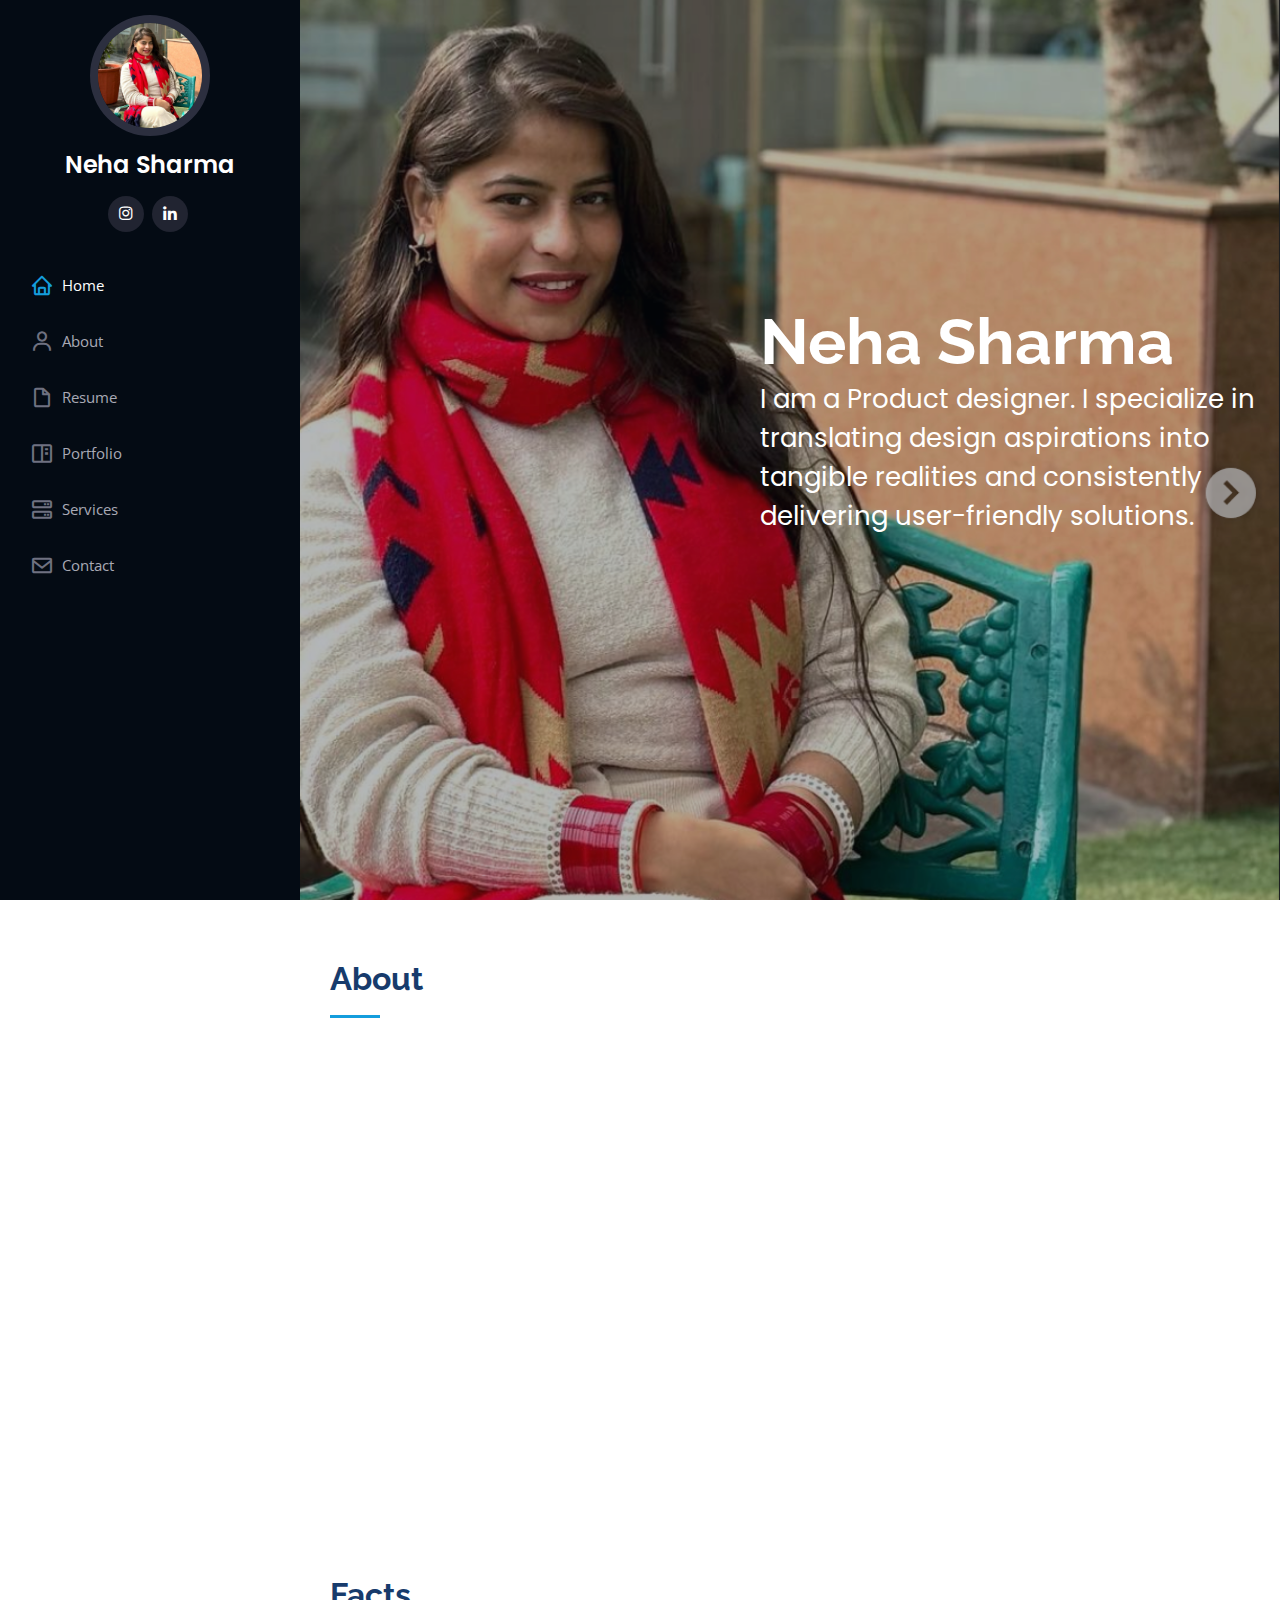
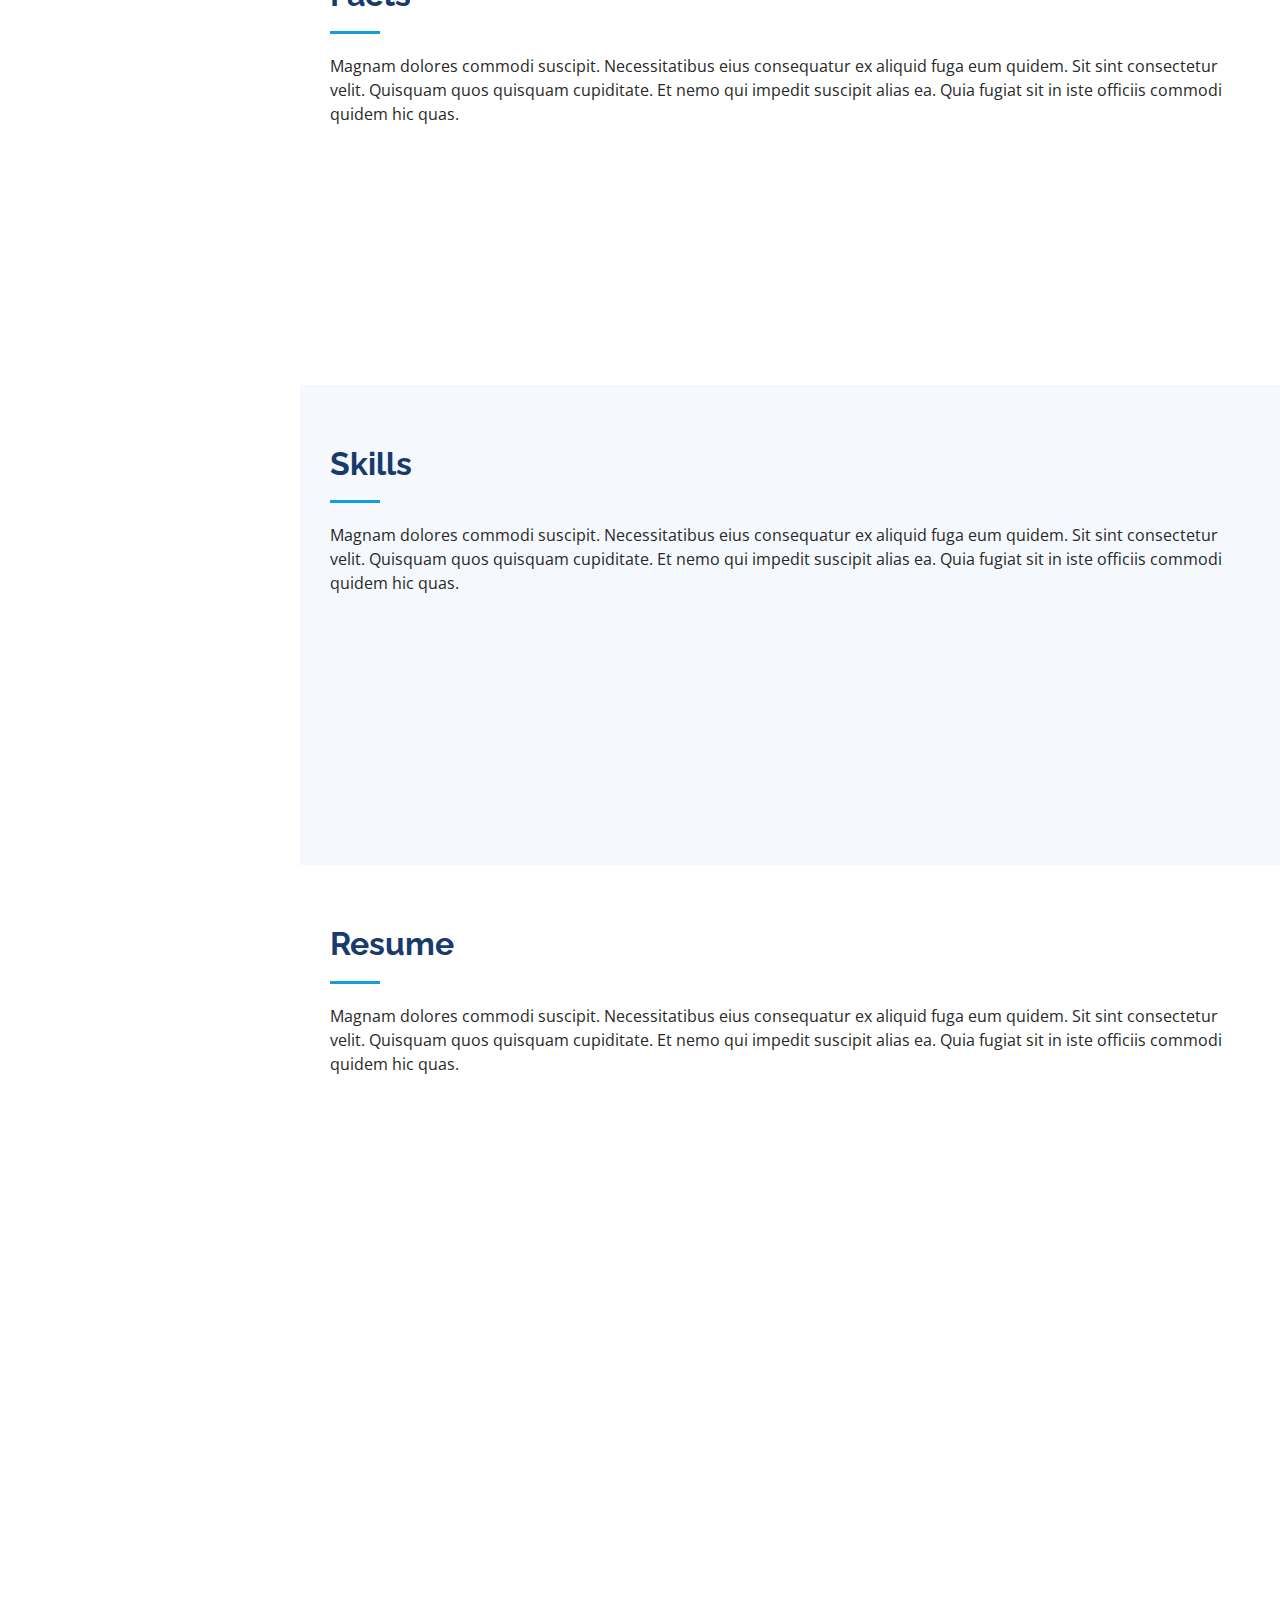
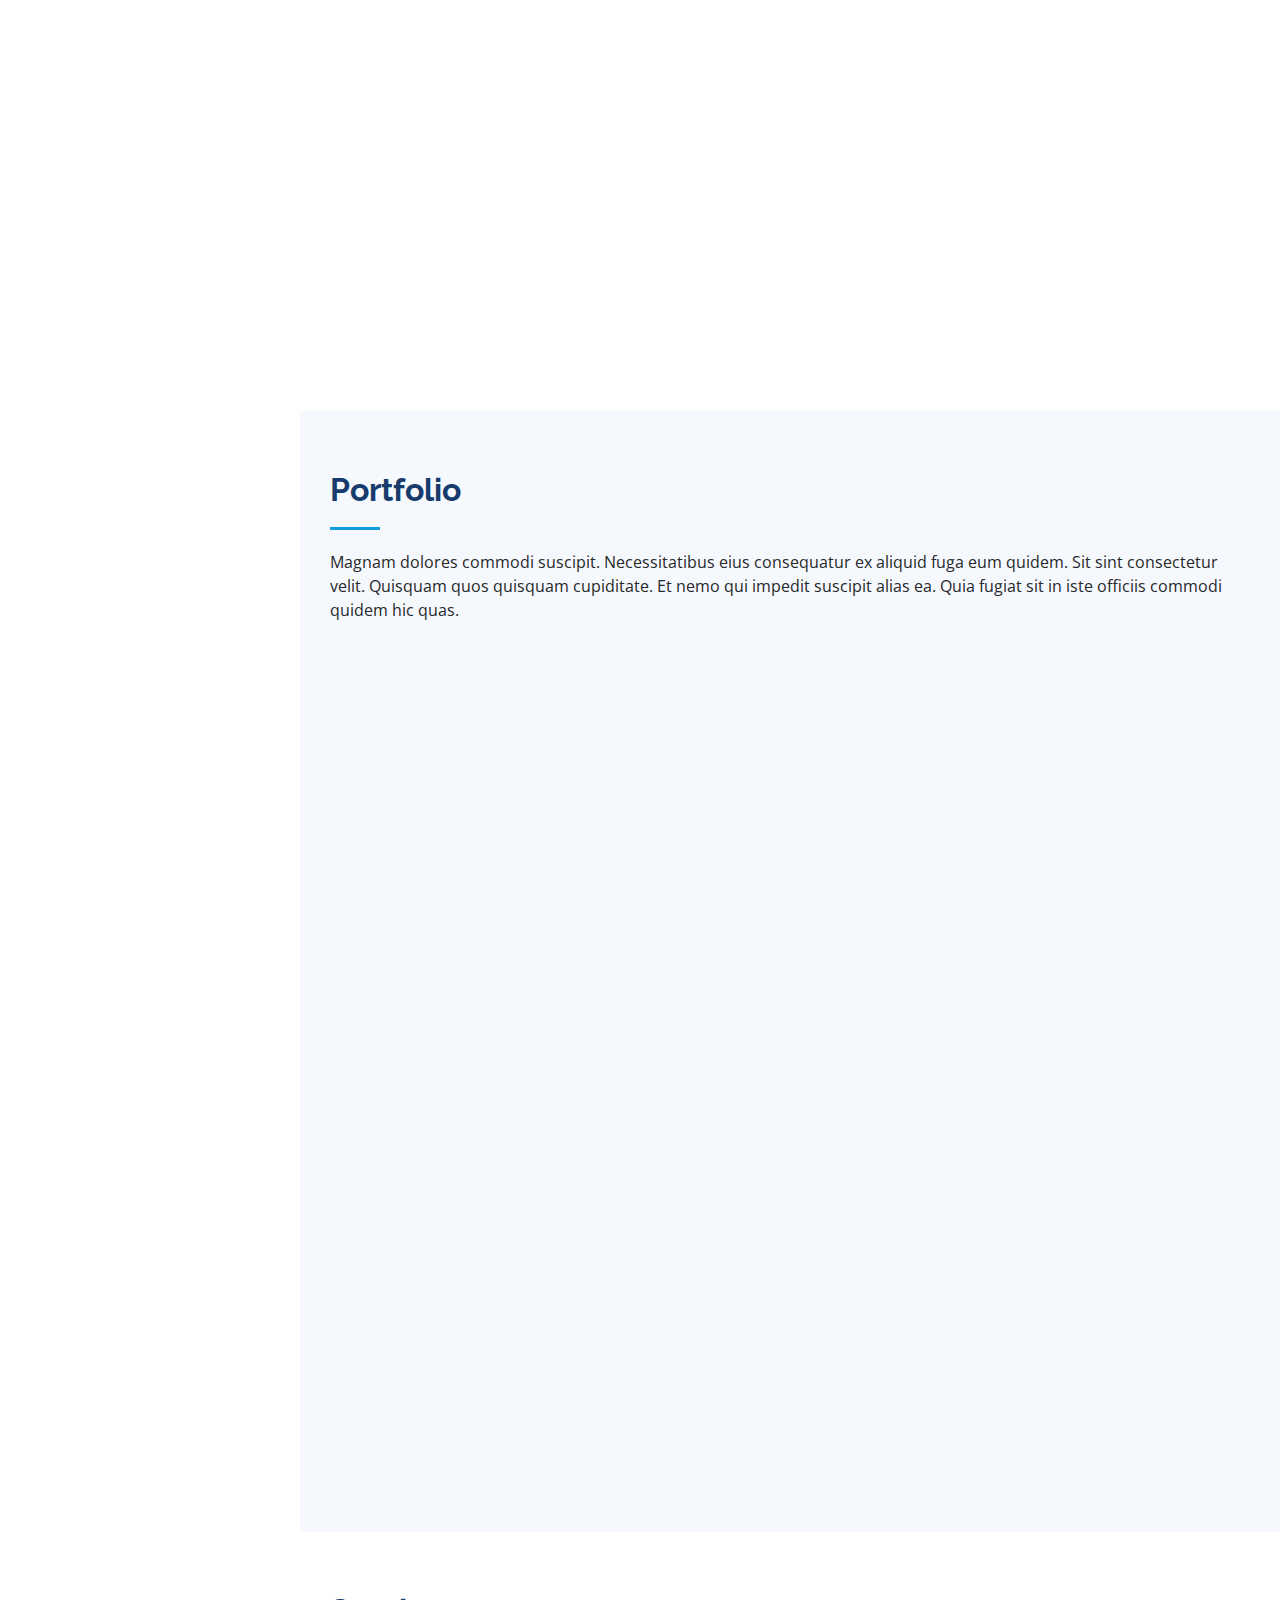
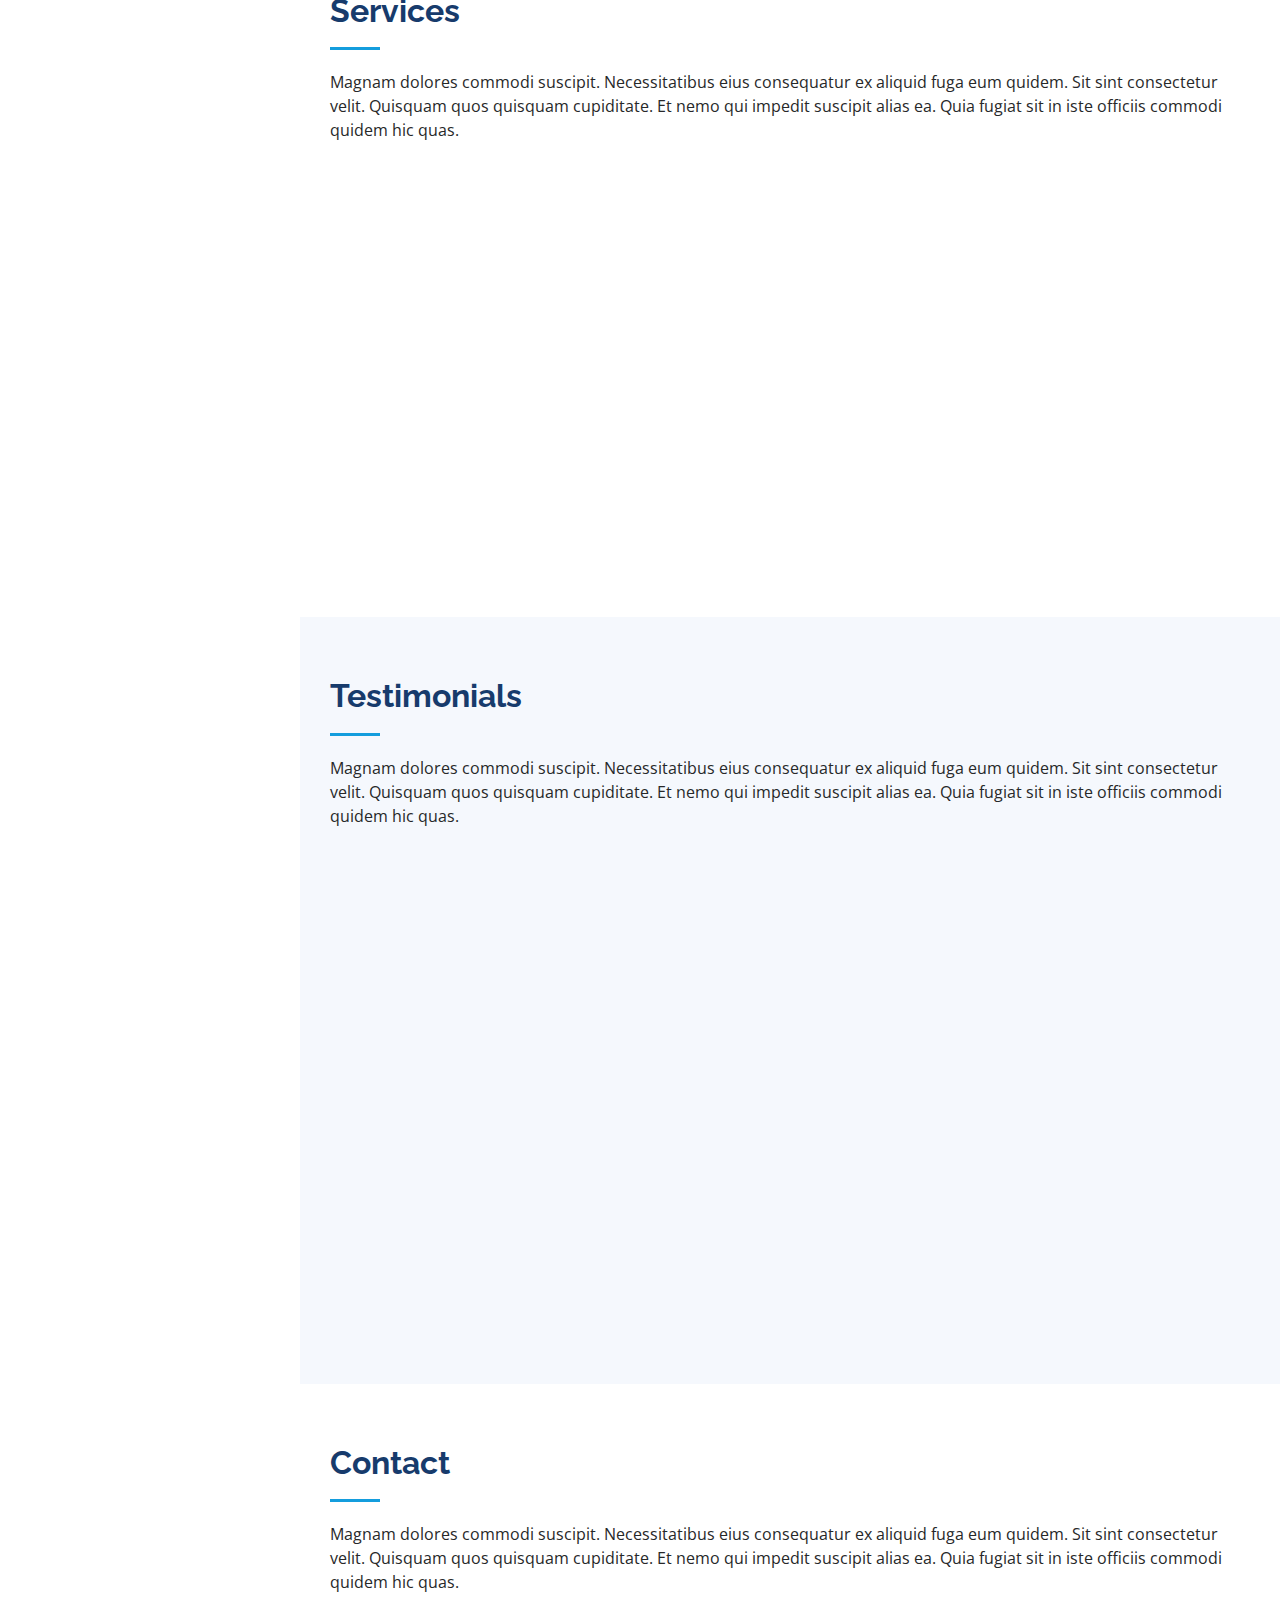
<file: index.html>
<!DOCTYPE html>
<html lang="en">

<head>
  <meta charset="utf-8">
  <meta content="width=device-width, initial-scale=1.0" name="viewport">
  <title>Neha Sharma</title>
  <link rel="icon" href="" type="image/x-icon">
  <meta content="" name="description">
  <meta content="" name="keywords">
  <link href="https://fonts.googleapis.com/css?family=Open+Sans:300,300i,400,400i,600,600i,700,700i|Raleway:300,300i,400,400i,500,500i,600,600i,700,700i|Poppins:300,300i,400,400i,500,500i,600,600i,700,700i" rel="stylesheet">
  <link href="assets/vendor/aos/aos.css" rel="stylesheet">
  <link href="assets/vendor/bootstrap/css/bootstrap.min.css" rel="stylesheet">
  <link href="assets/vendor/bootstrap-icons/bootstrap-icons.css" rel="stylesheet">
  <link href="assets/vendor/boxicons/css/boxicons.min.css" rel="stylesheet">
  <link href="assets/vendor/glightbox/css/glightbox.min.css" rel="stylesheet">
  <link href="assets/vendor/swiper/swiper-bundle.min.css" rel="stylesheet">
  <link href="assets/css/style.css" rel="stylesheet">
</head>

<body>
  <i class="bi bi-list mobile-nav-toggle d-xl-none"></i>
  <header id="header">
    <div class="d-flex flex-column">
      <div class="profile">
        <img src="assets/img/profile-img.png" alt="" class="img-fluid rounded-circle">
        <h1 class="text-light"><a href="index.html">Neha Sharma</a></h1>
        <div class="social-links mt-3 text-center">
          <a href="https://www.instagram.com/_ns_neha/" target="_blank" class="instagram"><i class="bx bxl-instagram"></i></a>
          <a href="https://www.linkedin.com/in/neha-sharma-4797171a1/" class="linkedin" target="_blank"><i class="bx bxl-linkedin"></i></a>
        </div>
      </div>

      <nav id="navbar" class="nav-menu navbar">
        <ul>
          <li><a href="#hero" class="nav-link scrollto active"><i class="bx bx-home"></i> <span>Home</span></a></li>
          <li><a href="#about" class="nav-link scrollto"><i class="bx bx-user"></i> <span>About</span></a></li>
          <li><a href="#resume" class="nav-link scrollto"><i class="bx bx-file-blank"></i> <span>Resume</span></a></li>
          <li><a href="#portfolio" class="nav-link scrollto"><i class="bx bx-book-content"></i> <span>Portfolio</span></a></li>
          <li><a href="#services" class="nav-link scrollto"><i class="bx bx-server"></i> <span>Services</span></a></li>
          <li><a href="#contact" class="nav-link scrollto"><i class="bx bx-envelope"></i> <span>Contact</span></a></li>
        </ul>
      </nav>
    </div>
  </header>
  <section id="hero" class="d-flex flex-column justify-content-center align-items-end">
    <div class="hero-container" data-aos="fade-in">
      <h1>Neha Sharma</h1>
      <p>I am a Product designer. I specialize in translating design aspirations into tangible realities and consistently delivering user-friendly solutions.<span></span></p>
    </div>
  </section>

  <main id="main">
    <section id="about" class="about">
      <div class="container">

        <div class="section-title">
          <h2>About</h2>
        </div>

        <div class="row">
          <div class="col-lg-4" data-aos="fade-right">
            <img src="assets/img/profile-img.png" class="img-fluid" alt="">
          </div>
          <div class="col-lg-8 pt-4 pt-lg-0 content" data-aos="fade-left">
            <h3>UI/UX &amp; Product Designer</h3>
            <div class="row">
              <div class="col-lg-4">
                <ul>
                  <li><i class="bi bi-chevron-right"></i> <strong>Birthday:</strong> <span>8 Februray</span></li>
                  <li><i class="bi bi-chevron-right"></i> <strong>Phone:</strong> <span>9873767414</span></li>
                  <li><i class="bi bi-chevron-right"></i> <strong>City:</strong> <span>New Delhi ,India</span></li>
                </ul>
              </div>
              <div class="col-lg-8">
                <ul>
                  <li><i class="bi bi-chevron-right"></i> <strong>Age:</strong> <span>30</span></li>
                  <li><i class="bi bi-chevron-right"></i> <strong>Degree:</strong> <span>Diploma of Animations, Video Graphics</span></li>
                  <li><i class="bi bi-chevron-right"></i> <strong>Email:</strong> <span>ns666797@gmail.com</span></li>
                </ul>
              </div>
            </div>
            <p>
              I am an experienced product designer with three years of expertise, and my focus revolves around user-centered design and design thinking. I specialize in translating design aspirations into tangible realities and consistently delivering user-friendly solutions.I collaborate closely with product managers and developers to enhance communication and deliver high-quality mock-ups for both web and mobile applications. Let's work together to turn your design vision into reality.
            </p>
          </div>
        </div>

      </div>
    </section><!-- End About Section -->

    <!-- ======= Facts Section ======= -->
    <section id="facts" class="facts">
      <div class="container">

        <div class="section-title">
          <h2>Facts</h2>
          <p>Magnam dolores commodi suscipit. Necessitatibus eius consequatur ex aliquid fuga eum quidem. Sit sint consectetur velit. Quisquam quos quisquam cupiditate. Et nemo qui impedit suscipit alias ea. Quia fugiat sit in iste officiis commodi quidem hic quas.</p>
        </div>

        <div class="row no-gutters">

          <div class="col-lg-3 col-md-6 d-md-flex align-items-md-stretch" data-aos="fade-up">
            <div class="count-box">
              <i class="bi bi-emoji-smile"></i>
              <span data-purecounter-start="0" data-purecounter-end="232" data-purecounter-duration="1" class="purecounter"></span>
              <p><strong>Happy Clients</strong> consequuntur quae</p>
            </div>
          </div>

          <div class="col-lg-3 col-md-6 d-md-flex align-items-md-stretch" data-aos="fade-up" data-aos-delay="100">
            <div class="count-box">
              <i class="bi bi-journal-richtext"></i>
              <span data-purecounter-start="0" data-purecounter-end="521" data-purecounter-duration="1" class="purecounter"></span>
              <p><strong>Projects</strong> adipisci atque cum quia aut</p>
            </div>
          </div>

          <div class="col-lg-3 col-md-6 d-md-flex align-items-md-stretch" data-aos="fade-up" data-aos-delay="200">
            <div class="count-box">
              <i class="bi bi-headset"></i>
              <span data-purecounter-start="0" data-purecounter-end="1453" data-purecounter-duration="1" class="purecounter"></span>
              <p><strong>Hours Of Support</strong> aut commodi quaerat</p>
            </div>
          </div>

          <div class="col-lg-3 col-md-6 d-md-flex align-items-md-stretch" data-aos="fade-up" data-aos-delay="300">
            <div class="count-box">
              <i class="bi bi-people"></i>
              <span data-purecounter-start="0" data-purecounter-end="32" data-purecounter-duration="1" class="purecounter"></span>
              <p><strong>Hard Workers</strong> rerum asperiores dolor</p>
            </div>
          </div>

        </div>

      </div>
    </section><!-- End Facts Section -->

    <!-- ======= Skills Section ======= -->
    <section id="skills" class="skills section-bg">
      <div class="container">

        <div class="section-title">
          <h2>Skills</h2>
          <p>Magnam dolores commodi suscipit. Necessitatibus eius consequatur ex aliquid fuga eum quidem. Sit sint consectetur velit. Quisquam quos quisquam cupiditate. Et nemo qui impedit suscipit alias ea. Quia fugiat sit in iste officiis commodi quidem hic quas.</p>
        </div>

        <div class="row skills-content">

          <div class="col-lg-6" data-aos="fade-up">

            <div class="progress">
              <span class="skill">HTML <i class="val">100%</i></span>
              <div class="progress-bar-wrap">
                <div class="progress-bar" role="progressbar" aria-valuenow="100" aria-valuemin="0" aria-valuemax="100"></div>
              </div>
            </div>

            <div class="progress">
              <span class="skill">CSS <i class="val">90%</i></span>
              <div class="progress-bar-wrap">
                <div class="progress-bar" role="progressbar" aria-valuenow="90" aria-valuemin="0" aria-valuemax="100"></div>
              </div>
            </div>

            <div class="progress">
              <span class="skill">JavaScript <i class="val">75%</i></span>
              <div class="progress-bar-wrap">
                <div class="progress-bar" role="progressbar" aria-valuenow="75" aria-valuemin="0" aria-valuemax="100"></div>
              </div>
            </div>

          </div>

          <div class="col-lg-6" data-aos="fade-up" data-aos-delay="100">

            <div class="progress">
              <span class="skill">PHP <i class="val">80%</i></span>
              <div class="progress-bar-wrap">
                <div class="progress-bar" role="progressbar" aria-valuenow="80" aria-valuemin="0" aria-valuemax="100"></div>
              </div>
            </div>

            <div class="progress">
              <span class="skill">WordPress/CMS <i class="val">90%</i></span>
              <div class="progress-bar-wrap">
                <div class="progress-bar" role="progressbar" aria-valuenow="90" aria-valuemin="0" aria-valuemax="100"></div>
              </div>
            </div>

            <div class="progress">
              <span class="skill">Photoshop <i class="val">55%</i></span>
              <div class="progress-bar-wrap">
                <div class="progress-bar" role="progressbar" aria-valuenow="55" aria-valuemin="0" aria-valuemax="100"></div>
              </div>
            </div>

          </div>

        </div>

      </div>
    </section><!-- End Skills Section -->

    <!-- ======= Resume Section ======= -->
    <section id="resume" class="resume">
      <div class="container">

        <div class="section-title">
          <h2>Resume</h2>
          <p>Magnam dolores commodi suscipit. Necessitatibus eius consequatur ex aliquid fuga eum quidem. Sit sint consectetur velit. Quisquam quos quisquam cupiditate. Et nemo qui impedit suscipit alias ea. Quia fugiat sit in iste officiis commodi quidem hic quas.</p>
        </div>

        <div class="row">
          <div class="col-lg-6" data-aos="fade-up">
            <h3 class="resume-title">Sumary</h3>
            <div class="resume-item pb-0">
              <h4>Alex Smith</h4>
              <p><em>Innovative and deadline-driven Graphic Designer with 3+ years of experience designing and developing user-centered digital/print marketing material from initial concept to final, polished deliverable.</em></p>
              <ul>
                <li>Portland par 127,Orlando, FL</li>
                <li>(123) 456-7891</li>
                <li>alice.barkley@example.com</li>
              </ul>
            </div>

            <h3 class="resume-title">Education</h3>
            <div class="resume-item">
              <h4>Master of Fine Arts &amp; Graphic Design</h4>
              <h5>2015 - 2016</h5>
              <p><em>Rochester Institute of Technology, Rochester, NY</em></p>
              <p>Qui deserunt veniam. Et sed aliquam labore tempore sed quisquam iusto autem sit. Ea vero voluptatum qui ut dignissimos deleniti nerada porti sand markend</p>
            </div>
            <div class="resume-item">
              <h4>Bachelor of Fine Arts &amp; Graphic Design</h4>
              <h5>2010 - 2014</h5>
              <p><em>Rochester Institute of Technology, Rochester, NY</em></p>
              <p>Quia nobis sequi est occaecati aut. Repudiandae et iusto quae reiciendis et quis Eius vel ratione eius unde vitae rerum voluptates asperiores voluptatem Earum molestiae consequatur neque etlon sader mart dila</p>
            </div>
          </div>
          <div class="col-lg-6" data-aos="fade-up" data-aos-delay="100">
            <h3 class="resume-title">Professional Experience</h3>
            <div class="resume-item">
              <h4>Senior graphic design specialist</h4>
              <h5>2019 - Present</h5>
              <p><em>Experion, New York, NY </em></p>
              <ul>
                <li>Lead in the design, development, and implementation of the graphic, layout, and production communication materials</li>
                <li>Delegate tasks to the 7 members of the design team and provide counsel on all aspects of the project. </li>
                <li>Supervise the assessment of all graphic materials in order to ensure quality and accuracy of the design</li>
                <li>Oversee the efficient use of production project budgets ranging from $2,000 - $25,000</li>
              </ul>
            </div>
            <div class="resume-item">
              <h4>Graphic design specialist</h4>
              <h5>2017 - 2018</h5>
              <p><em>Stepping Stone Advertising, New York, NY</em></p>
              <ul>
                <li>Developed numerous marketing programs (logos, brochures,infographics, presentations, and advertisements).</li>
                <li>Managed up to 5 projects or tasks at a given time while under pressure</li>
                <li>Recommended and consulted with clients on the most appropriate graphic design</li>
                <li>Created 4+ design presentations and proposals a month for clients and account managers</li>
              </ul>
            </div>
          </div>
        </div>

      </div>
    </section><!-- End Resume Section -->

    <!-- ======= Portfolio Section ======= -->
    <section id="portfolio" class="portfolio section-bg">
      <div class="container">

        <div class="section-title">
          <h2>Portfolio</h2>
          <p>Magnam dolores commodi suscipit. Necessitatibus eius consequatur ex aliquid fuga eum quidem. Sit sint consectetur velit. Quisquam quos quisquam cupiditate. Et nemo qui impedit suscipit alias ea. Quia fugiat sit in iste officiis commodi quidem hic quas.</p>
        </div>

        <div class="row" data-aos="fade-up">
          <div class="col-lg-12 d-flex justify-content-center">
            <ul id="portfolio-flters">
              <li data-filter="*" class="filter-active">All</li>
              <li data-filter=".filter-app">App</li>
              <li data-filter=".filter-card">Card</li>
              <li data-filter=".filter-web">Web</li>
            </ul>
          </div>
        </div>

        <div class="row portfolio-container" data-aos="fade-up" data-aos-delay="100">

          <div class="col-lg-4 col-md-6 portfolio-item filter-app">
            <div class="portfolio-wrap">
              <img src="assets/img/portfolio/portfolio-1.jpg" class="img-fluid" alt="">
              <div class="portfolio-links">
                <a href="assets/img/portfolio/portfolio-1.jpg" data-gallery="portfolioGallery" class="portfolio-lightbox" title="App 1"><i class="bx bx-plus"></i></a>
                <a href="portfolio-details.html" title="More Details"><i class="bx bx-link"></i></a>
              </div>
            </div>
          </div>

          <div class="col-lg-4 col-md-6 portfolio-item filter-web">
            <div class="portfolio-wrap">
              <img src="assets/img/portfolio/portfolio-2.jpg" class="img-fluid" alt="">
              <div class="portfolio-links">
                <a href="assets/img/portfolio/portfolio-2.jpg" data-gallery="portfolioGallery" class="portfolio-lightbox" title="Web 3"><i class="bx bx-plus"></i></a>
                <a href="portfolio-details.html" title="More Details"><i class="bx bx-link"></i></a>
              </div>
            </div>
          </div>

          <div class="col-lg-4 col-md-6 portfolio-item filter-app">
            <div class="portfolio-wrap">
              <img src="assets/img/portfolio/portfolio-3.jpg" class="img-fluid" alt="">
              <div class="portfolio-links">
                <a href="assets/img/portfolio/portfolio-3.jpg" data-gallery="portfolioGallery" class="portfolio-lightbox" title="App 2"><i class="bx bx-plus"></i></a>
                <a href="portfolio-details.html" title="More Details"><i class="bx bx-link"></i></a>
              </div>
            </div>
          </div>

          <div class="col-lg-4 col-md-6 portfolio-item filter-card">
            <div class="portfolio-wrap">
              <img src="assets/img/portfolio/portfolio-4.jpg" class="img-fluid" alt="">
              <div class="portfolio-links">
                <a href="assets/img/portfolio/portfolio-4.jpg" data-gallery="portfolioGallery" class="portfolio-lightbox" title="Card 2"><i class="bx bx-plus"></i></a>
                <a href="portfolio-details.html" title="More Details"><i class="bx bx-link"></i></a>
              </div>
            </div>
          </div>

          <div class="col-lg-4 col-md-6 portfolio-item filter-web">
            <div class="portfolio-wrap">
              <img src="assets/img/portfolio/portfolio-5.jpg" class="img-fluid" alt="">
              <div class="portfolio-links">
                <a href="assets/img/portfolio/portfolio-5.jpg" data-gallery="portfolioGallery" class="portfolio-lightbox" title="Web 2"><i class="bx bx-plus"></i></a>
                <a href="portfolio-details.html" title="More Details"><i class="bx bx-link"></i></a>
              </div>
            </div>
          </div>

          <div class="col-lg-4 col-md-6 portfolio-item filter-app">
            <div class="portfolio-wrap">
              <img src="assets/img/portfolio/portfolio-6.jpg" class="img-fluid" alt="">
              <div class="portfolio-links">
                <a href="assets/img/portfolio/portfolio-6.jpg" data-gallery="portfolioGallery" class="portfolio-lightbox" title="App 3"><i class="bx bx-plus"></i></a>
                <a href="portfolio-details.html" title="More Details"><i class="bx bx-link"></i></a>
              </div>
            </div>
          </div>

          <div class="col-lg-4 col-md-6 portfolio-item filter-card">
            <div class="portfolio-wrap">
              <img src="assets/img/portfolio/portfolio-7.jpg" class="img-fluid" alt="">
              <div class="portfolio-links">
                <a href="assets/img/portfolio/portfolio-7.jpg" data-gallery="portfolioGallery" class="portfolio-lightbox" title="Card 1"><i class="bx bx-plus"></i></a>
                <a href="portfolio-details.html" title="More Details"><i class="bx bx-link"></i></a>
              </div>
            </div>
          </div>

          <div class="col-lg-4 col-md-6 portfolio-item filter-card">
            <div class="portfolio-wrap">
              <img src="assets/img/portfolio/portfolio-8.jpg" class="img-fluid" alt="">
              <div class="portfolio-links">
                <a href="assets/img/portfolio/portfolio-8.jpg" data-gallery="portfolioGallery" class="portfolio-lightbox" title="Card 3"><i class="bx bx-plus"></i></a>
                <a href="portfolio-details.html" title="More Details"><i class="bx bx-link"></i></a>
              </div>
            </div>
          </div>

          <div class="col-lg-4 col-md-6 portfolio-item filter-web">
            <div class="portfolio-wrap">
              <img src="assets/img/portfolio/portfolio-9.jpg" class="img-fluid" alt="">
              <div class="portfolio-links">
                <a href="assets/img/portfolio/portfolio-9.jpg" data-gallery="portfolioGallery" class="portfolio-lightbox" title="Web 3"><i class="bx bx-plus"></i></a>
                <a href="portfolio-details.html" title="More Details"><i class="bx bx-link"></i></a>
              </div>
            </div>
          </div>

        </div>

      </div>
    </section><!-- End Portfolio Section -->

    <!-- ======= Services Section ======= -->
    <section id="services" class="services">
      <div class="container">

        <div class="section-title">
          <h2>Services</h2>
          <p>Magnam dolores commodi suscipit. Necessitatibus eius consequatur ex aliquid fuga eum quidem. Sit sint consectetur velit. Quisquam quos quisquam cupiditate. Et nemo qui impedit suscipit alias ea. Quia fugiat sit in iste officiis commodi quidem hic quas.</p>
        </div>

        <div class="row">
          <div class="col-lg-4 col-md-6 icon-box" data-aos="fade-up">
            <div class="icon"><i class="bi bi-briefcase"></i></div>
            <h4 class="title"><a href="">Lorem Ipsum</a></h4>
            <p class="description">Voluptatum deleniti atque corrupti quos dolores et quas molestias excepturi sint occaecati cupiditate non provident</p>
          </div>
          <div class="col-lg-4 col-md-6 icon-box" data-aos="fade-up" data-aos-delay="100">
            <div class="icon"><i class="bi bi-card-checklist"></i></div>
            <h4 class="title"><a href="">Dolor Sitema</a></h4>
            <p class="description">Minim veniam, quis nostrud exercitation ullamco laboris nisi ut aliquip ex ea commodo consequat tarad limino ata</p>
          </div>
          <div class="col-lg-4 col-md-6 icon-box" data-aos="fade-up" data-aos-delay="200">
            <div class="icon"><i class="bi bi-bar-chart"></i></div>
            <h4 class="title"><a href="">Sed ut perspiciatis</a></h4>
            <p class="description">Duis aute irure dolor in reprehenderit in voluptate velit esse cillum dolore eu fugiat nulla pariatur</p>
          </div>
          <div class="col-lg-4 col-md-6 icon-box" data-aos="fade-up" data-aos-delay="300">
            <div class="icon"><i class="bi bi-binoculars"></i></div>
            <h4 class="title"><a href="">Magni Dolores</a></h4>
            <p class="description">Excepteur sint occaecat cupidatat non proident, sunt in culpa qui officia deserunt mollit anim id est laborum</p>
          </div>
          <div class="col-lg-4 col-md-6 icon-box" data-aos="fade-up" data-aos-delay="400">
            <div class="icon"><i class="bi bi-brightness-high"></i></div>
            <h4 class="title"><a href="">Nemo Enim</a></h4>
            <p class="description">At vero eos et accusamus et iusto odio dignissimos ducimus qui blanditiis praesentium voluptatum deleniti atque</p>
          </div>
          <div class="col-lg-4 col-md-6 icon-box" data-aos="fade-up" data-aos-delay="500">
            <div class="icon"><i class="bi bi-calendar4-week"></i></div>
            <h4 class="title"><a href="">Eiusmod Tempor</a></h4>
            <p class="description">Et harum quidem rerum facilis est et expedita distinctio. Nam libero tempore, cum soluta nobis est eligendi</p>
          </div>
        </div>

      </div>
    </section><!-- End Services Section -->

    <!-- ======= Testimonials Section ======= -->
    <section id="testimonials" class="testimonials section-bg">
      <div class="container">

        <div class="section-title">
          <h2>Testimonials</h2>
          <p>Magnam dolores commodi suscipit. Necessitatibus eius consequatur ex aliquid fuga eum quidem. Sit sint consectetur velit. Quisquam quos quisquam cupiditate. Et nemo qui impedit suscipit alias ea. Quia fugiat sit in iste officiis commodi quidem hic quas.</p>
        </div>

        <div class="testimonials-slider swiper" data-aos="fade-up" data-aos-delay="100">
          <div class="swiper-wrapper">

            <div class="swiper-slide">
              <div class="testimonial-item" data-aos="fade-up">
                <p>
                  <i class="bx bxs-quote-alt-left quote-icon-left"></i>
                  Proin iaculis purus consequat sem cure digni ssim donec porttitora entum suscipit rhoncus. Accusantium quam, ultricies eget id, aliquam eget nibh et. Maecen aliquam, risus at semper.
                  <i class="bx bxs-quote-alt-right quote-icon-right"></i>
                </p>
                <img src="assets/img/testimonials/testimonials-1.jpg" class="testimonial-img" alt="">
                <h3>Saul Goodman</h3>
                <h4>Ceo &amp; Founder</h4>
              </div>
            </div><!-- End testimonial item -->

            <div class="swiper-slide">
              <div class="testimonial-item" data-aos="fade-up" data-aos-delay="100">
                <p>
                  <i class="bx bxs-quote-alt-left quote-icon-left"></i>
                  Export tempor illum tamen malis malis eram quae irure esse labore quem cillum quid cillum eram malis quorum velit fore eram velit sunt aliqua noster fugiat irure amet legam anim culpa.
                  <i class="bx bxs-quote-alt-right quote-icon-right"></i>
                </p>
                <img src="assets/img/testimonials/testimonials-2.jpg" class="testimonial-img" alt="">
                <h3>Sara Wilsson</h3>
                <h4>Designer</h4>
              </div>
            </div><!-- End testimonial item -->

            <div class="swiper-slide">
              <div class="testimonial-item" data-aos="fade-up" data-aos-delay="200">
                <p>
                  <i class="bx bxs-quote-alt-left quote-icon-left"></i>
                  Enim nisi quem export duis labore cillum quae magna enim sint quorum nulla quem veniam duis minim tempor labore quem eram duis noster aute amet eram fore quis sint minim.
                  <i class="bx bxs-quote-alt-right quote-icon-right"></i>
                </p>
                <img src="assets/img/testimonials/testimonials-3.jpg" class="testimonial-img" alt="">
                <h3>Jena Karlis</h3>
                <h4>Store Owner</h4>
              </div>
            </div><!-- End testimonial item -->

            <div class="swiper-slide">
              <div class="testimonial-item" data-aos="fade-up" data-aos-delay="300">
                <p>
                  <i class="bx bxs-quote-alt-left quote-icon-left"></i>
                  Fugiat enim eram quae cillum dolore dolor amet nulla culpa multos export minim fugiat minim velit minim dolor enim duis veniam ipsum anim magna sunt elit fore quem dolore labore illum veniam.
                  <i class="bx bxs-quote-alt-right quote-icon-right"></i>
                </p>
                <img src="assets/img/testimonials/testimonials-4.jpg" class="testimonial-img" alt="">
                <h3>Matt Brandon</h3>
                <h4>Freelancer</h4>
              </div>
            </div><!-- End testimonial item -->

            <div class="swiper-slide">
              <div class="testimonial-item" data-aos="fade-up" data-aos-delay="400">
                <p>
                  <i class="bx bxs-quote-alt-left quote-icon-left"></i>
                  Quis quorum aliqua sint quem legam fore sunt eram irure aliqua veniam tempor noster veniam enim culpa labore duis sunt culpa nulla illum cillum fugiat legam esse veniam culpa fore nisi cillum quid.
                  <i class="bx bxs-quote-alt-right quote-icon-right"></i>
                </p>
                <img src="assets/img/testimonials/testimonials-5.jpg" class="testimonial-img" alt="">
                <h3>John Larson</h3>
                <h4>Entrepreneur</h4>
              </div>
            </div><!-- End testimonial item -->

          </div>
          <div class="swiper-pagination"></div>
        </div>

      </div>
    </section><!-- End Testimonials Section -->

    <!-- ======= Contact Section ======= -->
    <section id="contact" class="contact">
      <div class="container">

        <div class="section-title">
          <h2>Contact</h2>
          <p>Magnam dolores commodi suscipit. Necessitatibus eius consequatur ex aliquid fuga eum quidem. Sit sint consectetur velit. Quisquam quos quisquam cupiditate. Et nemo qui impedit suscipit alias ea. Quia fugiat sit in iste officiis commodi quidem hic quas.</p>
        </div>

        <div class="row" data-aos="fade-in">

          <div class="col-lg-5 d-flex align-items-stretch">
            <div class="info">
              <div class="address">
                <i class="bi bi-geo-alt"></i>
                <h4>Location:</h4>
                <p>A108 Adam Street, New York, NY 535022</p>
              </div>

              <div class="email">
                <i class="bi bi-envelope"></i>
                <h4>Email:</h4>
                <p>info@example.com</p>
              </div>

              <div class="phone">
                <i class="bi bi-phone"></i>
                <h4>Call:</h4>
                <p>+1 5589 55488 55s</p>
              </div>

              <iframe src="https://www.google.com/maps/embed?pb=!1m14!1m8!1m3!1d12097.433213460943!2d-74.0062269!3d40.7101282!3m2!1i1024!2i768!4f13.1!3m3!1m2!1s0x0%3A0xb89d1fe6bc499443!2sDowntown+Conference+Center!5e0!3m2!1smk!2sbg!4v1539943755621" frameborder="0" style="border:0; width: 100%; height: 290px;" allowfullscreen></iframe>
            </div>

          </div>

          <div class="col-lg-7 mt-5 mt-lg-0 d-flex align-items-stretch">
            <form action="forms/contact.php" method="post" role="form" class="php-email-form">
              <div class="row">
                <div class="form-group col-md-6">
                  <label for="name">Your Name</label>
                  <input type="text" name="name" class="form-control" id="name" required>
                </div>
                <div class="form-group col-md-6">
                  <label for="name">Your Email</label>
                  <input type="email" class="form-control" name="email" id="email" required>
                </div>
              </div>
              <div class="form-group">
                <label for="name">Subject</label>
                <input type="text" class="form-control" name="subject" id="subject" required>
              </div>
              <div class="form-group">
                <label for="name">Message</label>
                <textarea class="form-control" name="message" rows="10" required></textarea>
              </div>
              <div class="my-3">
                <div class="loading">Loading</div>
                <div class="error-message"></div>
                <div class="sent-message">Your message has been sent. Thank you!</div>
              </div>
              <div class="text-center"><button type="submit">Send Message</button></div>
            </form>
          </div>

        </div>

      </div>
    </section><!-- End Contact Section -->

  </main>

  <a href="#" class="back-to-top d-flex align-items-center justify-content-center"><i class="bi bi-arrow-up-short"></i></a>
  <script src="assets/vendor/purecounter/purecounter_vanilla.js"></script>
  <script src="assets/vendor/aos/aos.js"></script>
  <script src="assets/vendor/bootstrap/js/bootstrap.bundle.min.js"></script>
  <script src="assets/vendor/glightbox/js/glightbox.min.js"></script>
  <script src="assets/vendor/isotope-layout/isotope.pkgd.min.js"></script>
  <script src="assets/vendor/swiper/swiper-bundle.min.js"></script>
  <script src="assets/vendor/typed.js/typed.umd.js"></script>
  <script src="assets/vendor/waypoints/noframework.waypoints.js"></script>
  <script src="assets/vendor/php-email-form/validate.js"></script>
  <script src="assets/js/main.js"></script>

</body>

</html>
</file>
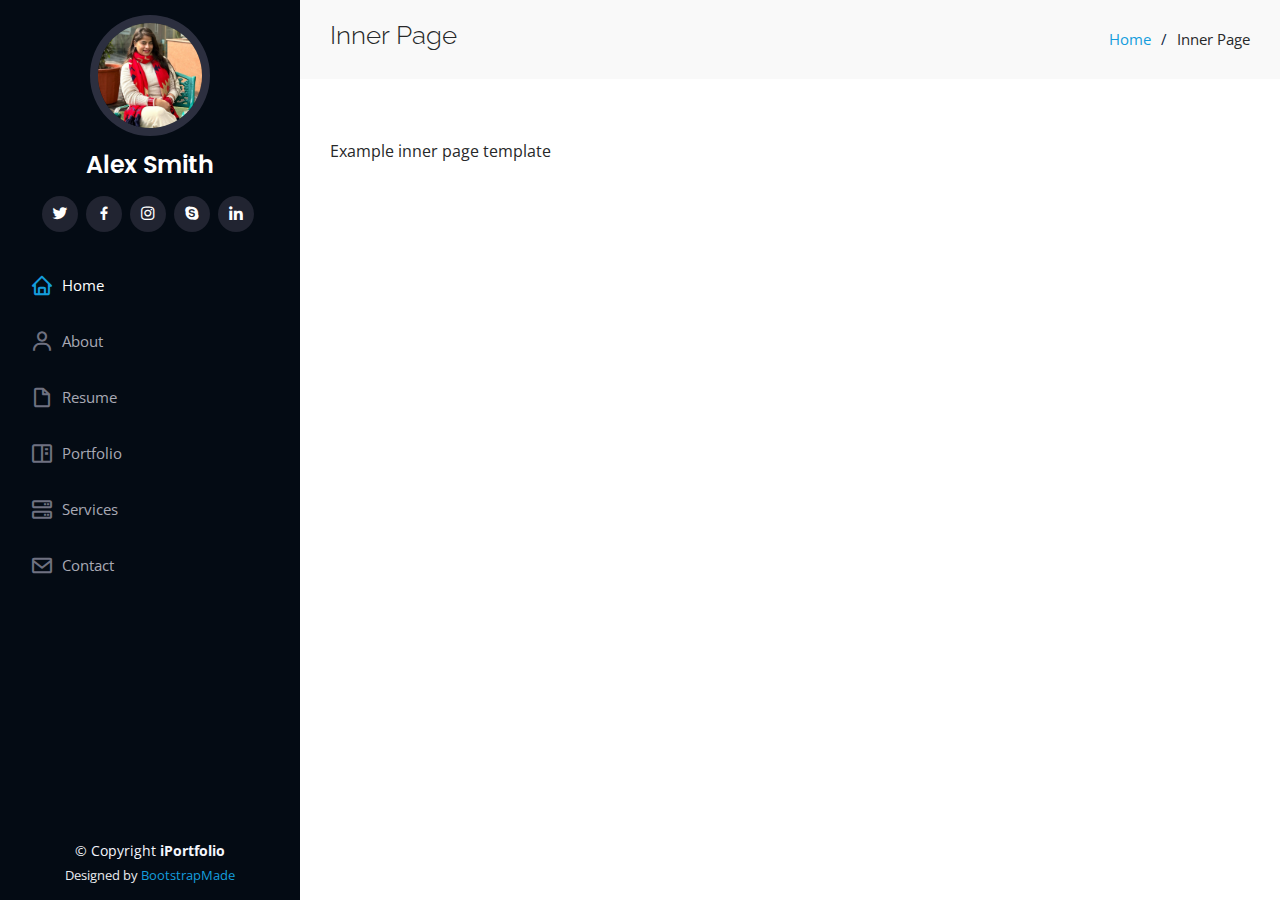
<file: inner-page.html>
<!DOCTYPE html>
<html lang="en">

<head>
  <meta charset="utf-8">
  <meta content="width=device-width, initial-scale=1.0" name="viewport">
  <meta content="" name="description">
  <meta content="" name="keywords">

  <!-- Google Fonts -->
  <link href="https://fonts.googleapis.com/css?family=Open+Sans:300,300i,400,400i,600,600i,700,700i|Raleway:300,300i,400,400i,500,500i,600,600i,700,700i|Poppins:300,300i,400,400i,500,500i,600,600i,700,700i" rel="stylesheet">

  <!-- Vendor CSS Files -->
  <link href="assets/vendor/aos/aos.css" rel="stylesheet">
  <link href="assets/vendor/bootstrap/css/bootstrap.min.css" rel="stylesheet">
  <link href="assets/vendor/bootstrap-icons/bootstrap-icons.css" rel="stylesheet">
  <link href="assets/vendor/boxicons/css/boxicons.min.css" rel="stylesheet">
  <link href="assets/vendor/glightbox/css/glightbox.min.css" rel="stylesheet">
  <link href="assets/vendor/swiper/swiper-bundle.min.css" rel="stylesheet">
  <link href="assets/css/style.css" rel="stylesheet">
</head>

<body>

  <!-- ======= Mobile nav toggle button ======= -->
  <i class="bi bi-list mobile-nav-toggle d-xl-none"></i>

  <!-- ======= Header ======= -->
  <header id="header">
    <div class="d-flex flex-column">

      <div class="profile">
        <img src="assets/img/profile-img.png" alt="" class="img-fluid rounded-circle">
        <h1 class="text-light"><a href="index.html">Alex Smith</a></h1>
        <div class="social-links mt-3 text-center">
          <a href="#" class="twitter"><i class="bx bxl-twitter"></i></a>
          <a href="#" class="facebook"><i class="bx bxl-facebook"></i></a>
          <a href="#" class="instagram"><i class="bx bxl-instagram"></i></a>
          <a href="#" class="google-plus"><i class="bx bxl-skype"></i></a>
          <a href="#" class="linkedin"><i class="bx bxl-linkedin"></i></a>
        </div>
      </div>

      <nav id="navbar" class="nav-menu navbar">
        <ul>
          <li><a href="#hero" class="nav-link scrollto active"><i class="bx bx-home"></i> <span>Home</span></a></li>
          <li><a href="#about" class="nav-link scrollto"><i class="bx bx-user"></i> <span>About</span></a></li>
          <li><a href="#resume" class="nav-link scrollto"><i class="bx bx-file-blank"></i> <span>Resume</span></a></li>
          <li><a href="#portfolio" class="nav-link scrollto"><i class="bx bx-book-content"></i> <span>Portfolio</span></a></li>
          <li><a href="#services" class="nav-link scrollto"><i class="bx bx-server"></i> <span>Services</span></a></li>
          <li><a href="#contact" class="nav-link scrollto"><i class="bx bx-envelope"></i> <span>Contact</span></a></li>
        </ul>
      </nav><!-- .nav-menu -->
    </div>
  </header><!-- End Header -->

  <main id="main">

    <!-- ======= Breadcrumbs ======= -->
    <section class="breadcrumbs">
      <div class="container">

        <div class="d-flex justify-content-between align-items-center">
          <h2>Inner Page</h2>
          <ol>
            <li><a href="index.html">Home</a></li>
            <li>Inner Page</li>
          </ol>
        </div>

      </div>
    </section><!-- End Breadcrumbs -->

    <section class="inner-page">
      <div class="container">
        <p>
          Example inner page template
        </p>
      </div>
    </section>

  </main><!-- End #main -->

  <!-- ======= Footer ======= -->
  <footer id="footer">
    <div class="container">
      <div class="copyright">
        &copy; Copyright <strong><span>iPortfolio</span></strong>
      </div>
      <div class="credits">
        <!-- All the links in the footer should remain intact. -->
        <!-- You can delete the links only if you purchased the pro version. -->
        <!-- Licensing information: https://bootstrapmade.com/license/ -->
        <!-- Purchase the pro version with working PHP/AJAX contact form: https://bootstrapmade.com/iportfolio-bootstrap-portfolio-websites-template/ -->
        Designed by <a href="https://bootstrapmade.com/">BootstrapMade</a>
      </div>
    </div>
  </footer><!-- End  Footer -->

  <a href="#" class="back-to-top d-flex align-items-center justify-content-center"><i class="bi bi-arrow-up-short"></i></a>

  <!-- Vendor JS Files -->
  <script src="assets/vendor/purecounter/purecounter_vanilla.js"></script>
  <script src="assets/vendor/aos/aos.js"></script>
  <script src="assets/vendor/bootstrap/js/bootstrap.bundle.min.js"></script>
  <script src="assets/vendor/glightbox/js/glightbox.min.js"></script>
  <script src="assets/vendor/isotope-layout/isotope.pkgd.min.js"></script>
  <script src="assets/vendor/swiper/swiper-bundle.min.js"></script>
  <script src="assets/vendor/typed.js/typed.umd.js"></script>
  <script src="assets/vendor/waypoints/noframework.waypoints.js"></script>
  <script src="assets/vendor/php-email-form/validate.js"></script>

  <!-- Template Main JS File -->
  <script src="assets/js/main.js"></script>

</body>

</html>
</file>
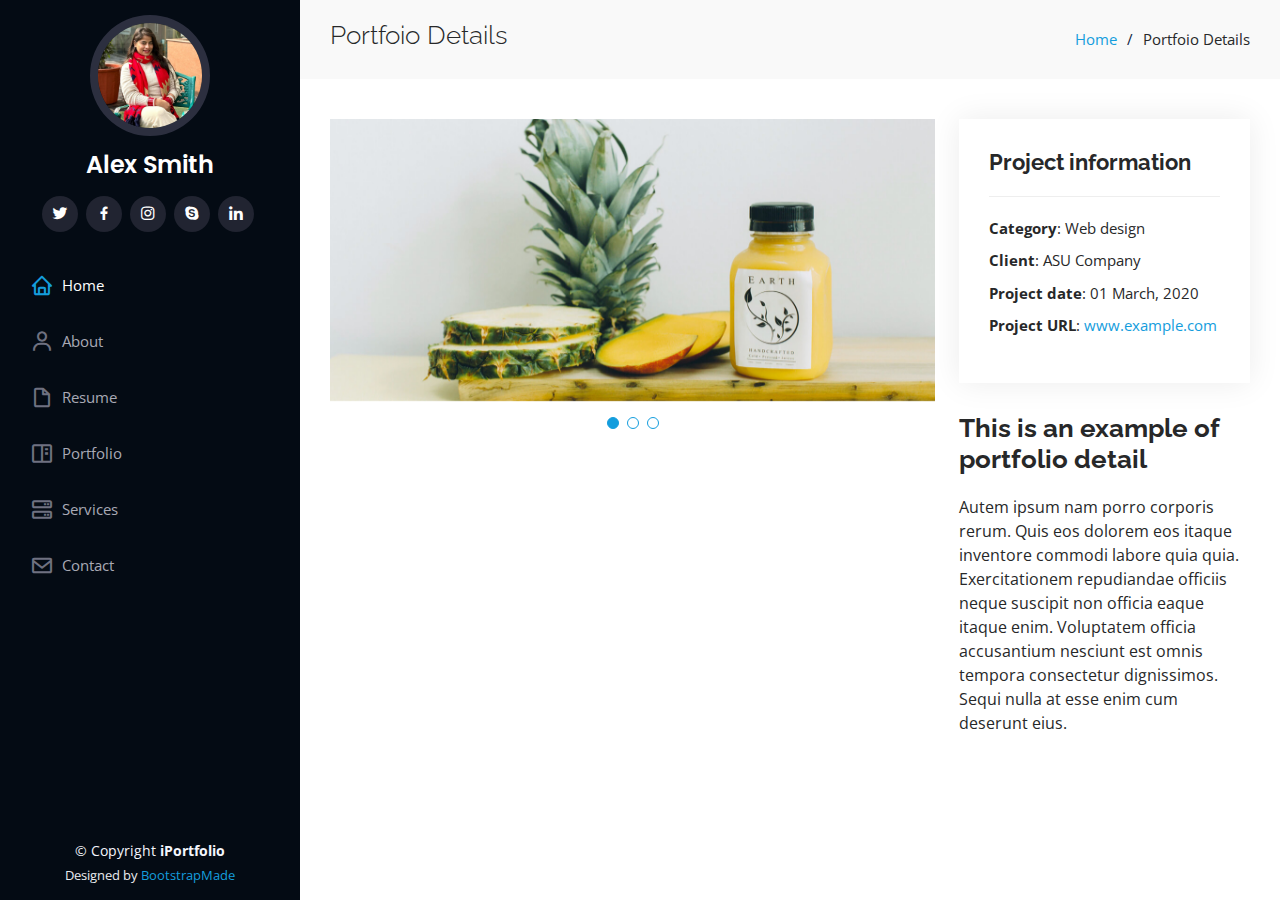
<file: portfolio-details.html>
<!DOCTYPE html>
<html lang="en">

<head>
  <meta charset="utf-8">
  <meta content="width=device-width, initial-scale=1.0" name="viewport">
  <meta content="" name="description">
  <meta content="" name="keywords">
  <link href="https://fonts.googleapis.com/css?family=Open+Sans:300,300i,400,400i,600,600i,700,700i|Raleway:300,300i,400,400i,500,500i,600,600i,700,700i|Poppins:300,300i,400,400i,500,500i,600,600i,700,700i" rel="stylesheet">

  <link href="assets/vendor/aos/aos.css" rel="stylesheet">
  <link href="assets/vendor/bootstrap/css/bootstrap.min.css" rel="stylesheet">
  <link href="assets/vendor/bootstrap-icons/bootstrap-icons.css" rel="stylesheet">
  <link href="assets/vendor/boxicons/css/boxicons.min.css" rel="stylesheet">
  <link href="assets/vendor/glightbox/css/glightbox.min.css" rel="stylesheet">
  <link href="assets/vendor/swiper/swiper-bundle.min.css" rel="stylesheet">
  <link href="assets/css/style.css" rel="stylesheet">

</head>

<body>

  <!-- ======= Mobile nav toggle button ======= -->
  <i class="bi bi-list mobile-nav-toggle d-xl-none"></i>

  <!-- ======= Header ======= -->
  <header id="header">
    <div class="d-flex flex-column">

      <div class="profile">
        <img src="assets/img/profile-img.png" alt="" class="img-fluid rounded-circle">
        <h1 class="text-light"><a href="index.html">Alex Smith</a></h1>
        <div class="social-links mt-3 text-center">
          <a href="#" class="twitter"><i class="bx bxl-twitter"></i></a>
          <a href="#" class="facebook"><i class="bx bxl-facebook"></i></a>
          <a href="#" class="instagram"><i class="bx bxl-instagram"></i></a>
          <a href="#" class="google-plus"><i class="bx bxl-skype"></i></a>
          <a href="#" class="linkedin"><i class="bx bxl-linkedin"></i></a>
        </div>
      </div>

      <nav id="navbar" class="nav-menu navbar">
        <ul>
          <li><a href="#hero" class="nav-link scrollto active"><i class="bx bx-home"></i> <span>Home</span></a></li>
          <li><a href="#about" class="nav-link scrollto"><i class="bx bx-user"></i> <span>About</span></a></li>
          <li><a href="#resume" class="nav-link scrollto"><i class="bx bx-file-blank"></i> <span>Resume</span></a></li>
          <li><a href="#portfolio" class="nav-link scrollto"><i class="bx bx-book-content"></i> <span>Portfolio</span></a></li>
          <li><a href="#services" class="nav-link scrollto"><i class="bx bx-server"></i> <span>Services</span></a></li>
          <li><a href="#contact" class="nav-link scrollto"><i class="bx bx-envelope"></i> <span>Contact</span></a></li>
        </ul>
      </nav><!-- .nav-menu -->
    </div>
  </header><!-- End Header -->

  <main id="main">

    <!-- ======= Breadcrumbs ======= -->
    <section id="breadcrumbs" class="breadcrumbs">
      <div class="container">

        <div class="d-flex justify-content-between align-items-center">
          <h2>Portfoio Details</h2>
          <ol>
            <li><a href="index.html">Home</a></li>
            <li>Portfoio Details</li>
          </ol>
        </div>

      </div>
    </section><!-- End Breadcrumbs -->

    <!-- ======= Portfolio Details Section ======= -->
    <section id="portfolio-details" class="portfolio-details">
      <div class="container">

        <div class="row gy-4">

          <div class="col-lg-8">
            <div class="portfolio-details-slider swiper">
              <div class="swiper-wrapper align-items-center">

                <div class="swiper-slide">
                  <img src="assets/img/portfolio/portfolio-details-1.jpg" alt="">
                </div>

                <div class="swiper-slide">
                  <img src="assets/img/portfolio/portfolio-details-2.jpg" alt="">
                </div>

                <div class="swiper-slide">
                  <img src="assets/img/portfolio/portfolio-details-3.jpg" alt="">
                </div>

              </div>
              <div class="swiper-pagination"></div>
            </div>
          </div>

          <div class="col-lg-4">
            <div class="portfolio-info">
              <h3>Project information</h3>
              <ul>
                <li><strong>Category</strong>: Web design</li>
                <li><strong>Client</strong>: ASU Company</li>
                <li><strong>Project date</strong>: 01 March, 2020</li>
                <li><strong>Project URL</strong>: <a href="#">www.example.com</a></li>
              </ul>
            </div>
            <div class="portfolio-description">
              <h2>This is an example of portfolio detail</h2>
              <p>
                Autem ipsum nam porro corporis rerum. Quis eos dolorem eos itaque inventore commodi labore quia quia. Exercitationem repudiandae officiis neque suscipit non officia eaque itaque enim. Voluptatem officia accusantium nesciunt est omnis tempora consectetur dignissimos. Sequi nulla at esse enim cum deserunt eius.
              </p>
            </div>
          </div>

        </div>

      </div>
    </section><!-- End Portfolio Details Section -->

  </main><!-- End #main -->

  <!-- ======= Footer ======= -->
  <footer id="footer">
    <div class="container">
      <div class="copyright">
        &copy; Copyright <strong><span>iPortfolio</span></strong>
      </div>
      <div class="credits">
        <!-- All the links in the footer should remain intact. -->
        <!-- You can delete the links only if you purchased the pro version. -->
        <!-- Licensing information: https://bootstrapmade.com/license/ -->
        <!-- Purchase the pro version with working PHP/AJAX contact form: https://bootstrapmade.com/iportfolio-bootstrap-portfolio-websites-template/ -->
        Designed by <a href="https://bootstrapmade.com/">BootstrapMade</a>
      </div>
    </div>
  </footer><!-- End  Footer -->

  <a href="#" class="back-to-top d-flex align-items-center justify-content-center"><i class="bi bi-arrow-up-short"></i></a>

  <!-- Vendor JS Files -->
  <script src="assets/vendor/purecounter/purecounter_vanilla.js"></script>
  <script src="assets/vendor/aos/aos.js"></script>
  <script src="assets/vendor/bootstrap/js/bootstrap.bundle.min.js"></script>
  <script src="assets/vendor/glightbox/js/glightbox.min.js"></script>
  <script src="assets/vendor/isotope-layout/isotope.pkgd.min.js"></script>
  <script src="assets/vendor/swiper/swiper-bundle.min.js"></script>
  <script src="assets/vendor/typed.js/typed.umd.js"></script>
  <script src="assets/vendor/waypoints/noframework.waypoints.js"></script>
  <script src="assets/vendor/php-email-form/validate.js"></script>

  <!-- Template Main JS File -->
  <script src="assets/js/main.js"></script>

</body>

</html>
</file>
<file: assets/css/style.css>
/**
* Template Name: iPortfolio
* Updated: Nov 17 2023 with Bootstrap v5.3.2
* Template URL: https://bootstrapmade.com/iportfolio-bootstrap-portfolio-websites-template/
* Author: BootstrapMade.com
* License: https://bootstrapmade.com/license/
*/

/*--------------------------------------------------------------
# General
--------------------------------------------------------------*/
body {
  font-family: "Open Sans", sans-serif;
  color: #272829;
}

a {
  color: #149ddd;
  text-decoration: none;
}

a:hover {
  color: #37b3ed;
  text-decoration: none;
}

h1,
h2,
h3,
h4,
h5,
h6 {
  font-family: "Raleway", sans-serif;
}

/*--------------------------------------------------------------
# Back to top button
--------------------------------------------------------------*/
.back-to-top {
  position: fixed;
  visibility: hidden;
  opacity: 0;
  right: 15px;
  bottom: 15px;
  z-index: 996;
  background: #149ddd;
  width: 40px;
  height: 40px;
  border-radius: 50px;
  transition: all 0.4s;
}

.back-to-top i {
  font-size: 28px;
  color: #fff;
  line-height: 0;
}

.back-to-top:hover {
  background: #2eafec;
  color: #fff;
}

.back-to-top.active {
  visibility: visible;
  opacity: 1;
}

/*--------------------------------------------------------------
# Header
--------------------------------------------------------------*/
#header {
  position: fixed;
  top: 0;
  left: 0;
  bottom: 0;
  width: 300px;
  transition: all ease-in-out 0.5s;
  z-index: 9997;
  transition: all 0.5s;
  padding: 0 15px;
  background: #040b14;
  overflow-y: auto;
}

#header .profile img {
  margin: 15px auto;
  display: block;
  width: 120px;
  border: 8px solid #2c2f3f;
}

#header .profile h1 {
  font-size: 24px;
  margin: 0;
  padding: 0;
  font-weight: 600;
  -moz-text-align-last: center;
  text-align-last: center;
  font-family: "Poppins", sans-serif;
}

#header .profile h1 a,
#header .profile h1 a:hover {
  color: #fff;
  text-decoration: none;
}

#header .profile .social-links a {
  font-size: 18px;
  display: inline-block;
  background: #212431;
  color: #fff;
  line-height: 1;
  padding: 8px 0;
  margin-right: 4px;
  border-radius: 50%;
  text-align: center;
  width: 36px;
  height: 36px;
  transition: 0.3s;
}

#header .profile .social-links a:hover {
  background: #149ddd;
  color: #fff;
  text-decoration: none;
}

#main {
  margin-left: 300px;
}

.container,
.container-fluid {
  padding-left: 30px;
  padding-right: 30px;
}

@media (max-width: 1199px) {
  #header {
    left: -300px;
  }

  #main {
    margin-left: 0;
  }

  .container,
  .container-fluid {
    padding-left: 12px;
    padding-right: 12px;
  }
}

/*--------------------------------------------------------------
# Navigation Menu
--------------------------------------------------------------*/
/* Desktop Navigation */
.nav-menu {
  padding: 30px 0 0 0;
}

.nav-menu * {
  margin: 0;
  padding: 0;
  list-style: none;
}

.nav-menu>ul>li {
  position: relative;
  white-space: nowrap;
}

.nav-menu a,
.nav-menu a:focus {
  display: flex;
  align-items: center;
  color: #a8a9b4;
  padding: 12px 15px;
  margin-bottom: 8px;
  transition: 0.3s;
  font-size: 15px;
}

.nav-menu a i,
.nav-menu a:focus i {
  font-size: 24px;
  padding-right: 8px;
  color: #6f7180;
}

.nav-menu a:hover,
.nav-menu .active,
.nav-menu .active:focus,
.nav-menu li:hover>a {
  text-decoration: none;
  color: #fff;
}

.nav-menu a:hover i,
.nav-menu .active i,
.nav-menu .active:focus i,
.nav-menu li:hover>a i {
  color: #149ddd;
}

/* Mobile Navigation */
.mobile-nav-toggle {
  position: fixed;
  right: 15px;
  top: 15px;
  z-index: 9998;
  border: 0;
  font-size: 24px;
  transition: all 0.4s;
  outline: none !important;
  background-color: #149ddd;
  color: #fff;
  width: 40px;
  height: 40px;
  display: inline-flex;
  align-items: center;
  justify-content: center;
  line-height: 0;
  border-radius: 50px;
  cursor: pointer;
}

.mobile-nav-active {
  overflow: hidden;
}

.mobile-nav-active #header {
  left: 0;
}
#hero {
  width: 100%;
  height: 100vh;
  background: url("../img/main-profile.png") top center;
  background-size: cover;
}

#hero:before {
  content: "";
  background: rgba(5, 13, 24, 0.3);
  position: absolute;
  bottom: 0;
  top: 0;
  left: 0;
  right: 0;
  z-index: 1;
}

#hero .hero-container {
  position: relative;
  z-index: 2;
  max-width: 500px;
  margin-right: 20px;
}
@media (max-width:767px) {
  #hero .hero-container{
    margin-top: 200px;
    margin-left: 25px;
  }
}
#hero h1 {
  margin: 0 0 10px 0;
  font-size: 64px;
  font-weight: 700;
  line-height: 56px;
  color: #fff;
}

#hero p {
  color: #fff;
  margin-bottom: 50px;
  font-size: 26px;
  font-family: "Poppins", sans-serif;
}

#hero p span {
  color: #fff;
  padding-bottom: 4px;
  letter-spacing: 1px;
  border-bottom: 3px solid #149ddd;
}

@media (min-width: 1024px) {
  #hero {
    background-attachment: fixed;
  }
}

@media (max-width: 768px) {
  #hero h1 {
    font-size: 28px;
    line-height: 36px;
  }

  #hero h2 {
    font-size: 18px;
    line-height: 24px;
    margin-bottom: 30px;
  }
}

/*--------------------------------------------------------------
# Sections General
--------------------------------------------------------------*/
section {
  padding: 60px 0;
  overflow: hidden;
}

.section-bg {
  background: #f5f8fd;
}

.section-title {
  padding-bottom: 30px;
}

.section-title h2 {
  font-size: 32px;
  font-weight: bold;
  margin-bottom: 20px;
  padding-bottom: 20px;
  position: relative;
  color: #173b6c;
}

.section-title h2::after {
  content: "";
  position: absolute;
  display: block;
  width: 50px;
  height: 3px;
  background: #149ddd;
  bottom: 0;
  left: 0;
}

.section-title p {
  margin-bottom: 0;
}

/*--------------------------------------------------------------
# About
--------------------------------------------------------------*/
.about .content h3 {
  font-weight: 700;
  font-size: 26px;
  color: #173b6c;
}

.about .content ul {
  list-style: none;
  padding: 0;
}

.about .content ul li {
  margin-bottom: 20px;
  display: flex;
  align-items: center;
}

.about .content ul strong {
  margin-right: 10px;
}

.about .content ul i {
  font-size: 16px;
  margin-right: 5px;
  color: #149ddd;
  line-height: 0;
}

.about .content p:last-child {
  margin-bottom: 0;
}

/*--------------------------------------------------------------
# Facts
--------------------------------------------------------------*/
.facts {
  padding-bottom: 30px;
}

.facts .count-box {
  padding: 30px;
  width: 100%;
}

.facts .count-box i {
  display: block;
  font-size: 44px;
  color: #149ddd;
  float: left;
  line-height: 0;
}

.facts .count-box span {
  font-size: 48px;
  line-height: 40px;
  display: block;
  font-weight: 700;
  color: #050d18;
  margin-left: 60px;
}

.facts .count-box p {
  padding: 15px 0 0 0;
  margin: 0 0 0 60px;
  font-family: "Raleway", sans-serif;
  font-size: 14px;
  color: #122f57;
}

.facts .count-box a {
  font-weight: 600;
  display: block;
  margin-top: 20px;
  color: #122f57;
  font-size: 15px;
  font-family: "Poppins", sans-serif;
  transition: ease-in-out 0.3s;
}

.facts .count-box a:hover {
  color: #1f5297;
}

/*--------------------------------------------------------------
# Akills
--------------------------------------------------------------*/
.skills .progress {
  height: 60px;
  display: block;
  background: none;
  border-radius: 0;
}

.skills .progress .skill {
  padding: 0;
  margin: 0 0 6px 0;
  text-transform: uppercase;
  display: block;
  font-weight: 600;
  font-family: "Poppins", sans-serif;
  color: #050d18;
}

.skills .progress .skill .val {
  float: right;
  font-style: normal;
}

.skills .progress-bar-wrap {
  background: #dce8f8;
  height: 10px;
}

.skills .progress-bar {
  width: 1px;
  height: 10px;
  transition: 0.9s;
  background-color: #149ddd;
}

/*--------------------------------------------------------------
# Resume
--------------------------------------------------------------*/
.resume .resume-title {
  font-size: 26px;
  font-weight: 700;
  margin-top: 20px;
  margin-bottom: 20px;
  color: #050d18;
}

.resume .resume-item {
  padding: 0 0 20px 20px;
  margin-top: -2px;
  border-left: 2px solid #1f5297;
  position: relative;
}

.resume .resume-item h4 {
  line-height: 18px;
  font-size: 18px;
  font-weight: 600;
  text-transform: uppercase;
  font-family: "Poppins", sans-serif;
  color: #050d18;
  margin-bottom: 10px;
}

.resume .resume-item h5 {
  font-size: 16px;
  background: #e4edf9;
  padding: 5px 15px;
  display: inline-block;
  font-weight: 600;
  margin-bottom: 10px;
}

.resume .resume-item ul {
  padding-left: 20px;
}

.resume .resume-item ul li {
  padding-bottom: 10px;
}

.resume .resume-item:last-child {
  padding-bottom: 0;
}

.resume .resume-item::before {
  content: "";
  position: absolute;
  width: 16px;
  height: 16px;
  border-radius: 50px;
  left: -9px;
  top: 0;
  background: #fff;
  border: 2px solid #1f5297;
}

/*--------------------------------------------------------------
# Portfolio
--------------------------------------------------------------*/
.portfolio .portfolio-item {
  margin-bottom: 30px;
}

.portfolio #portfolio-flters {
  padding: 0;
  margin: 0 auto 35px auto;
  list-style: none;
  text-align: center;
  background: #fff;
  border-radius: 50px;
  padding: 2px 15px;
}

.portfolio #portfolio-flters li {
  cursor: pointer;
  display: inline-block;
  padding: 10px 15px 8px 15px;
  font-size: 14px;
  font-weight: 600;
  line-height: 1;
  text-transform: uppercase;
  color: #272829;
  margin-bottom: 5px;
  transition: all 0.3s ease-in-out;
}

.portfolio #portfolio-flters li:hover,
.portfolio #portfolio-flters li.filter-active {
  color: #149ddd;
}

.portfolio #portfolio-flters li:last-child {
  margin-right: 0;
}

.portfolio .portfolio-wrap {
  transition: 0.3s;
  position: relative;
  overflow: hidden;
  z-index: 1;
}

.portfolio .portfolio-wrap::before {
  content: "";
  background: rgba(255, 255, 255, 0.5);
  position: absolute;
  left: 0;
  right: 0;
  top: 0;
  bottom: 0;
  transition: all ease-in-out 0.3s;
  z-index: 2;
  opacity: 0;
}

.portfolio .portfolio-wrap .portfolio-links {
  opacity: 1;
  left: 0;
  right: 0;
  bottom: -60px;
  z-index: 3;
  position: absolute;
  transition: all ease-in-out 0.3s;
  display: flex;
  justify-content: center;
}

.portfolio .portfolio-wrap .portfolio-links a {
  color: #fff;
  font-size: 28px;
  text-align: center;
  background: rgba(20, 157, 221, 0.75);
  transition: 0.3s;
  width: 50%;
}

.portfolio .portfolio-wrap .portfolio-links a:hover {
  background: rgba(20, 157, 221, 0.95);
}

.portfolio .portfolio-wrap .portfolio-links a+a {
  border-left: 1px solid #37b3ed;
}

.portfolio .portfolio-wrap:hover::before {
  top: 0;
  left: 0;
  right: 0;
  bottom: 0;
  opacity: 1;
}

.portfolio .portfolio-wrap:hover .portfolio-links {
  opacity: 1;
  bottom: 0;
}

/*--------------------------------------------------------------
# Portfolio Details
--------------------------------------------------------------*/
.portfolio-details {
  padding-top: 40px;
}

.portfolio-details .portfolio-details-slider img {
  width: 100%;
}

.portfolio-details .portfolio-details-slider .swiper-pagination {
  margin-top: 20px;
  position: relative;
}

.portfolio-details .portfolio-details-slider .swiper-pagination .swiper-pagination-bullet {
  width: 12px;
  height: 12px;
  background-color: #fff;
  opacity: 1;
  border: 1px solid #149ddd;
}

.portfolio-details .portfolio-details-slider .swiper-pagination .swiper-pagination-bullet-active {
  background-color: #149ddd;
}

.portfolio-details .portfolio-info {
  padding: 30px;
  box-shadow: 0px 0 30px rgba(5, 13, 24, 0.08);
}

.portfolio-details .portfolio-info h3 {
  font-size: 22px;
  font-weight: 700;
  margin-bottom: 20px;
  padding-bottom: 20px;
  border-bottom: 1px solid #eee;
}

.portfolio-details .portfolio-info ul {
  list-style: none;
  padding: 0;
  font-size: 15px;
}

.portfolio-details .portfolio-info ul li+li {
  margin-top: 10px;
}

.portfolio-details .portfolio-description {
  padding-top: 30px;
}

.portfolio-details .portfolio-description h2 {
  font-size: 26px;
  font-weight: 700;
  margin-bottom: 20px;
}

.portfolio-details .portfolio-description p {
  padding: 0;
}

/*--------------------------------------------------------------
# Services
--------------------------------------------------------------*/
.services .icon-box {
  margin-bottom: 20px;
}

.services .icon {
  float: left;
  display: flex;
  align-items: center;
  justify-content: center;
  width: 54px;
  height: 54px;
  background: #149ddd;
  border-radius: 50%;
  transition: 0.5s;
  border: 1px solid #149ddd;
}

.services .icon i {
  color: #fff;
  font-size: 24px;
  line-height: 0;
}

.services .icon-box:hover .icon {
  background: #fff;
}

.services .icon-box:hover .icon i {
  color: #149ddd;
}

.services .title {
  margin-left: 80px;
  font-weight: 700;
  margin-bottom: 15px;
  font-size: 18px;
}

.services .title a {
  color: #343a40;
}

.services .title a:hover {
  color: #149ddd;
}

.services .description {
  margin-left: 80px;
  line-height: 24px;
  font-size: 14px;
}

/*--------------------------------------------------------------
# Testimonials
--------------------------------------------------------------*/
.testimonials .testimonials-carousel,
.testimonials .testimonials-slider {
  overflow: hidden;
}

.testimonials .testimonial-item {
  box-sizing: content-box;
  text-align: center;
  min-height: 320px;
}

.testimonials .testimonial-item .testimonial-img {
  width: 90px;
  border-radius: 50%;
  margin: 0 auto;
}

.testimonials .testimonial-item h3 {
  font-size: 18px;
  font-weight: bold;
  margin: 10px 0 5px 0;
  color: #111;
}

.testimonials .testimonial-item h4 {
  font-size: 14px;
  color: #999;
  margin: 0;
}

.testimonials .testimonial-item .quote-icon-left,
.testimonials .testimonial-item .quote-icon-right {
  color: #c3e8fa;
  font-size: 26px;
}

.testimonials .testimonial-item .quote-icon-left {
  display: inline-block;
  left: -5px;
  position: relative;
}

.testimonials .testimonial-item .quote-icon-right {
  display: inline-block;
  right: -5px;
  position: relative;
  top: 10px;
}

.testimonials .testimonial-item p {
  font-style: italic;
  margin: 0 15px 15px 15px;
  padding: 20px;
  background: #fff;
  position: relative;
  margin-bottom: 35px;
  border-radius: 6px;
  box-shadow: 0px 2px 15px rgba(0, 0, 0, 0.1);
}

.testimonials .testimonial-item p::after {
  content: "";
  width: 0;
  height: 0;
  border-top: 20px solid #fff;
  border-right: 20px solid transparent;
  border-left: 20px solid transparent;
  position: absolute;
  bottom: -20px;
  left: calc(50% - 20px);
}

.testimonials .swiper-pagination {
  margin-top: 20px;
  position: relative;
}

.testimonials .swiper-pagination .swiper-pagination-bullet {
  width: 12px;
  height: 12px;
  background-color: #fff;
  opacity: 1;
  border: 1px solid #149ddd;
}

.testimonials .swiper-pagination .swiper-pagination-bullet-active {
  background-color: #149ddd;
}

/*--------------------------------------------------------------
# Contact
--------------------------------------------------------------*/
.contact {
  padding-bottom: 130px;
}

.contact .info {
  padding: 30px;
  background: #fff;
  width: 100%;
  box-shadow: 0 0 24px 0 rgba(0, 0, 0, 0.12);
}

.contact .info i {
  font-size: 20px;
  color: #149ddd;
  float: left;
  width: 44px;
  height: 44px;
  background: #dff3fc;
  display: flex;
  justify-content: center;
  align-items: center;
  border-radius: 50px;
  transition: all 0.3s ease-in-out;
}

.contact .info h4 {
  padding: 0 0 0 60px;
  font-size: 22px;
  font-weight: 600;
  margin-bottom: 5px;
  color: #050d18;
}

.contact .info p {
  padding: 0 0 10px 60px;
  margin-bottom: 20px;
  font-size: 14px;
  color: #173b6c;
}

.contact .info .email p {
  padding-top: 5px;
}

.contact .info .social-links {
  padding-left: 60px;
}

.contact .info .social-links a {
  font-size: 18px;
  display: inline-block;
  background: #333;
  color: #fff;
  line-height: 1;
  padding: 8px 0;
  border-radius: 50%;
  text-align: center;
  width: 36px;
  height: 36px;
  transition: 0.3s;
  margin-right: 10px;
}

.contact .info .social-links a:hover {
  background: #149ddd;
  color: #fff;
}

.contact .info .email:hover i,
.contact .info .address:hover i,
.contact .info .phone:hover i {
  background: #149ddd;
  color: #fff;
}

.contact .php-email-form {
  width: 100%;
  padding: 30px;
  background: #fff;
  box-shadow: 0 0 24px 0 rgba(0, 0, 0, 0.12);
}

.contact .php-email-form .form-group {
  padding-bottom: 8px;
}

.contact .php-email-form .validate {
  display: none;
  color: red;
  margin: 0 0 15px 0;
  font-weight: 400;
  font-size: 13px;
}

.contact .php-email-form .error-message {
  display: none;
  color: #fff;
  background: #ed3c0d;
  text-align: left;
  padding: 15px;
  font-weight: 600;
}

.contact .php-email-form .error-message br+br {
  margin-top: 25px;
}

.contact .php-email-form .sent-message {
  display: none;
  color: #fff;
  background: #18d26e;
  text-align: center;
  padding: 15px;
  font-weight: 600;
}

.contact .php-email-form .loading {
  display: none;
  background: #fff;
  text-align: center;
  padding: 15px;
}

.contact .php-email-form .loading:before {
  content: "";
  display: inline-block;
  border-radius: 50%;
  width: 24px;
  height: 24px;
  margin: 0 10px -6px 0;
  border: 3px solid #18d26e;
  border-top-color: #eee;
  animation: animate-loading 1s linear infinite;
}

.contact .php-email-form .form-group {
  margin-bottom: 15px;
}

.contact .php-email-form label {
  padding-bottom: 8px;
}

.contact .php-email-form input,
.contact .php-email-form textarea {
  border-radius: 0;
  box-shadow: none;
  font-size: 14px;
}

.contact .php-email-form input {
  height: 44px;
}

.contact .php-email-form textarea {
  padding: 10px 15px;
}

.contact .php-email-form button[type=submit] {
  background: #149ddd;
  border: 0;
  padding: 10px 24px;
  color: #fff;
  transition: 0.4s;
  border-radius: 4px;
}

.contact .php-email-form button[type=submit]:hover {
  background: #37b3ed;
}

@keyframes animate-loading {
  0% {
    transform: rotate(0deg);
  }

  100% {
    transform: rotate(360deg);
  }
}

/*--------------------------------------------------------------
# Breadcrumbs
--------------------------------------------------------------*/
.breadcrumbs {
  padding: 20px 0;
  background: #f9f9f9;
}

.breadcrumbs h2 {
  font-size: 26px;
  font-weight: 300;
}

.breadcrumbs ol {
  display: flex;
  flex-wrap: wrap;
  list-style: none;
  padding: 0;
  margin: 0;
  font-size: 15px;
}

.breadcrumbs ol li+li {
  padding-left: 10px;
}

.breadcrumbs ol li+li::before {
  display: inline-block;
  padding-right: 10px;
  color: #0e2442;
  content: "/";
}

@media (max-width: 768px) {
  .breadcrumbs .d-flex {
    display: block !important;
  }

  .breadcrumbs ol {
    display: block;
  }

  .breadcrumbs ol li {
    display: inline-block;
  }
}

/*--------------------------------------------------------------
# Footer
--------------------------------------------------------------*/
#footer {
  padding: 15px;
  color: #f4f6fd;
  font-size: 14px;
  position: fixed;
  left: 0;
  bottom: 0;
  width: 300px;
  z-index: 9999;
  background: #040b14;
}

#footer .copyright {
  text-align: center;
}

#footer .credits {
  padding-top: 5px;
  text-align: center;
  font-size: 13px;
  color: #eaebf0;
}

@media (max-width: 1199px) {
  #footer {
    position: static;
    width: auto;
    padding-right: 20px 15px;
  }
}
</file>
